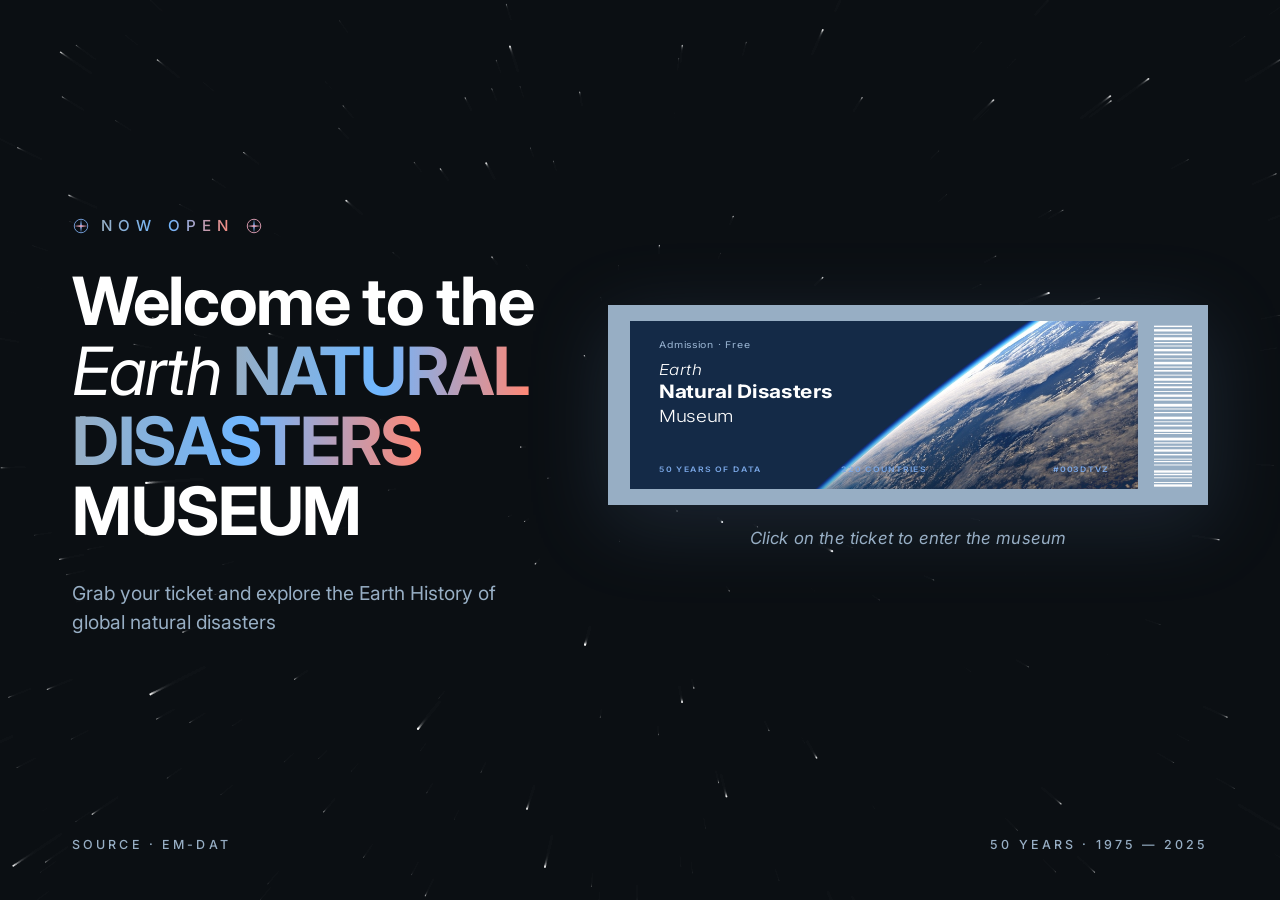
<file: docs/index.html>
<!DOCTYPE html>
<html lang="en">
<head>
  <meta charset="UTF-8">
  <meta name="viewport" content="width=device-width, initial-scale=1.0">
  <title>Natural Disaster Museum · 1975–2025</title>

  <!-- Fonts -->
  <link href="https://fonts.googleapis.com/css2?family=Bebas+Neue&family=Cormorant+Garamond:ital,wght@0,300;0,400;1,300;1,400&family=Inter:ital,wght@0,300;0,400;0,500;0,600;1,300;1,400&family=Special+Elite&family=Source+Sans+3:wght@300;400;600&display=swap" rel="stylesheet">

  <!-- Styles -->
  <link rel="stylesheet" href="css/style.css">
</head>

<body>
  <div id="app">
    <!-- Museum Entrance + Ticket -->
    <div id="scene-ticket" class="frame scene active">
      <!-- Background: Full screen starfield canvas -->
      <canvas id="timeTravel"></canvas>

      <main class="stage">
      <!-- LEFT SIDE -->
      <section class="left">
        <div class="now-open reveal d1">
          <svg class="compass" viewBox="0 0 24 24" fill="none" xmlns="http://www.w3.org/2000/svg">
            <circle cx="12" cy="12" r="9" stroke="#7aa7e6" stroke-width="1.2"/>
            <path d="M12 3 L13.5 12 L12 21 L10.5 12 Z" fill="#7aa7e6" opacity="0.85"/>
            <path d="M3 12 L12 10.5 L21 12 L12 13.5 Z" fill="#e6a3b8" opacity="0.85"/>
          </svg>
          <span class="word">NOW&nbsp;OPEN</span>
          <svg class="compass" viewBox="0 0 24 24" fill="none" xmlns="http://www.w3.org/2000/svg">
            <circle cx="12" cy="12" r="9" stroke="#e6a3b8" stroke-width="1.2"/>
            <path d="M12 3 L13.5 12 L12 21 L10.5 12 Z" fill="#7aa7e6" opacity="0.85"/>
            <path d="M3 12 L12 10.5 L21 12 L12 13.5 Z" fill="#e6a3b8" opacity="0.85"/>
          </svg>
        </div>

        <h1 class="reveal d2">
          Welcome to the<br>
          <span class="earth">Earth</span> <span class="gradient">NATURAL</span><br>
          <span class="gradient">DISASTERS</span><br>
          MUSEUM
        </h1>

        <p class="lede reveal d3">
          Grab your ticket and explore the Earth History of global natural disasters
        </p>
      </section>

      <!-- RIGHT SIDE -->
      <section class="right">
        <div class="ticket reveal d4" id="ticket" role="button" tabindex="0" aria-label="Enter the museum">
          <!-- Inner panel: navy + Earth image + text -->
          <div class="ticket-inner">
            <svg viewBox="0 0 530 200" xmlns="http://www.w3.org/2000/svg" preserveAspectRatio="none">
              <text x="30" y="32" fill="#9bb6d4" font-family="Inter, sans-serif"
                    font-size="11" font-weight="400" letter-spacing="0.5">Admission · Free</text>
              <text x="30" y="64" fill="#ffffff" font-family="Inter, sans-serif"
                    font-size="18" font-weight="300" font-style="italic">Earth</text>
              <text x="30" y="92" fill="#ffffff" font-family="Inter, sans-serif"
                    font-size="22" font-weight="700">Natural Disasters</text>
              <text x="30" y="120" fill="#ffffff" font-family="Inter, sans-serif"
                    font-size="20" font-weight="300">Museum</text>

              <text x="30" y="180" fill="#7aa7e6" font-family="Inter, sans-serif"
                    font-size="9" font-weight="600" letter-spacing="1.5">50 YEARS OF DATA</text>
              <text x="265" y="180" fill="#7aa7e6" font-family="Inter, sans-serif"
                    font-size="9" font-weight="600" letter-spacing="1.5"
                    text-anchor="middle">220 COUNTRIES</text>
              <text x="500" y="180" fill="#7aa7e6" font-family="Inter, sans-serif"
                    font-size="9" font-weight="600" letter-spacing="1.5"
                    text-anchor="end">#003DTVZ</text>
            </svg>
          </div>

          <!-- Barcode panel -->
          <div class="ticket-barcode">
            <svg viewBox="0 0 30 144" preserveAspectRatio="none" xmlns="http://www.w3.org/2000/svg">
              <g fill="#ffffff">
                <rect x="0" y="4"   width="30" height="1.2"/>
                <rect x="0" y="7"   width="30" height="2"/>
                <rect x="0" y="11"  width="30" height="0.8"/>
                <rect x="0" y="14"  width="30" height="2.4"/>
                <rect x="0" y="18"  width="30" height="1"/>
                <rect x="0" y="21"  width="30" height="0.8"/>
                <rect x="0" y="24"  width="30" height="2"/>
                <rect x="0" y="28"  width="30" height="1.4"/>
                <rect x="0" y="32"  width="30" height="0.8"/>
                <rect x="0" y="35"  width="30" height="2.2"/>
                <rect x="0" y="39"  width="30" height="1"/>
                <rect x="0" y="42"  width="30" height="1.4"/>
                <rect x="0" y="46"  width="30" height="0.8"/>
                <rect x="0" y="49"  width="30" height="2.2"/>
                <rect x="0" y="53"  width="30" height="1"/>
                <rect x="0" y="56"  width="30" height="1.6"/>
                <rect x="0" y="60"  width="30" height="0.8"/>
                <rect x="0" y="63"  width="30" height="2"/>
                <rect x="0" y="67"  width="30" height="1.2"/>
                <rect x="0" y="71"  width="30" height="2.4"/>
                <rect x="0" y="75"  width="30" height="0.8"/>
                <rect x="0" y="78"  width="30" height="1"/>
                <rect x="0" y="82"  width="30" height="2.2"/>
                <rect x="0" y="86"  width="30" height="0.8"/>
                <rect x="0" y="89"  width="30" height="1.4"/>
                <rect x="0" y="93"  width="30" height="2"/>
                <rect x="0" y="96"  width="30" height="0.8"/>
                <rect x="0" y="100" width="30" height="2.4"/>
                <rect x="0" y="104" width="30" height="1"/>
                <rect x="0" y="107" width="30" height="0.8"/>
                <rect x="0" y="110" width="30" height="2"/>
                <rect x="0" y="114" width="30" height="1.2"/>
                <rect x="0" y="118" width="30" height="0.8"/>
                <rect x="0" y="120" width="30" height="1"/>
                <rect x="0" y="123" width="30" height="0.8"/>
                <rect x="0" y="128" width="30" height="2"/>
                <rect x="0" y="131" width="30" height="1.2"/>
                <rect x="0" y="134" width="30" height="0.8"/>
                <rect x="0" y="138" width="30" height="0.8"/>
                <rect x="0" y="140" width="30" height="2"/>
                <rect x="0" y="144" width="30" height="1.2"/>
                <rect x="0" y="147" width="30" height="0.8"/>
              </g>
            </svg>
          </div>

          <!-- Hover overlay -->
          <div class="ticket-overlay">
            <button class="enter-btn">ENTER <span class="arrow">→</span></button>
          </div>
        </div>

        <p class="click-hint reveal d5">Click on the ticket to enter the museum</p>
      </section>
      </main>

      <footer class="reveal d6">
        <span>Source · EM-DAT</span>
        <span>50 Years · 1975 — 2025</span>
      </footer>
    </div>
  </div>

  <script src="js/scene1_ticket.js"></script>
</body>
</html>
</file>
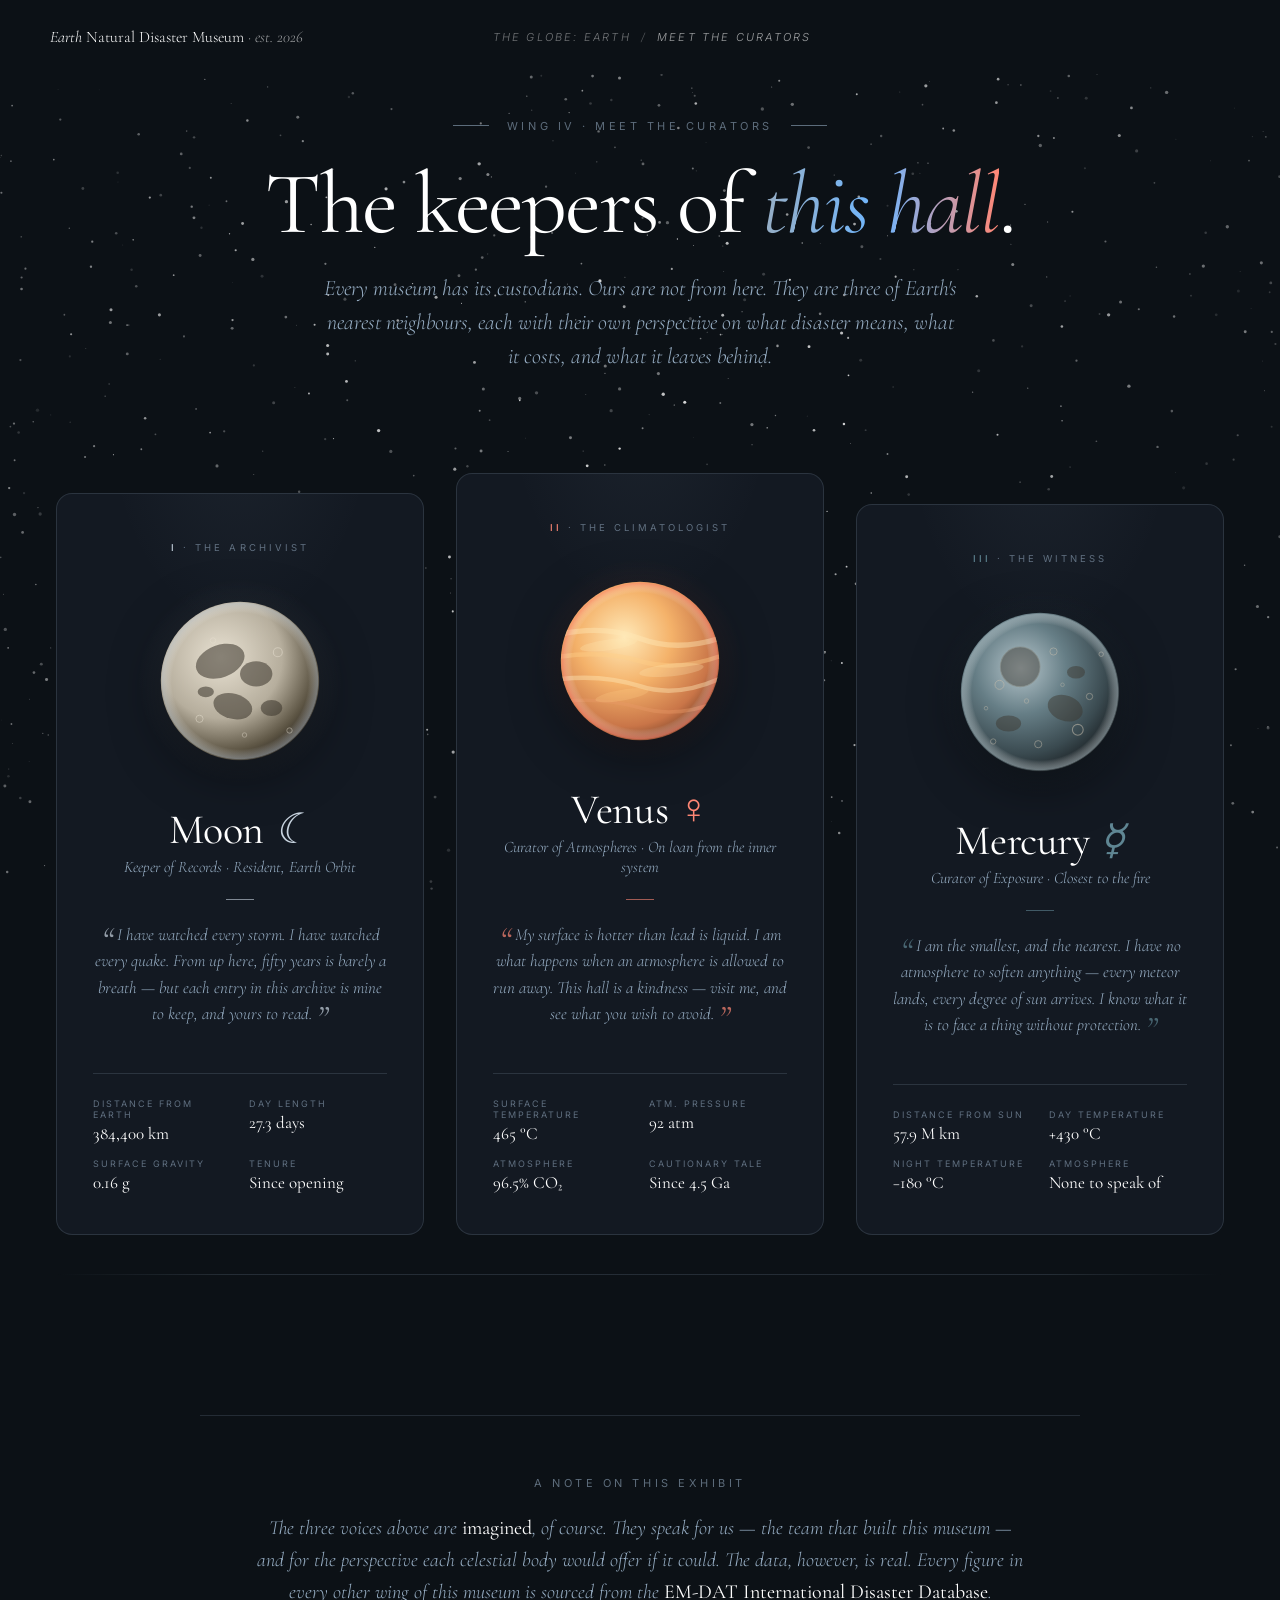
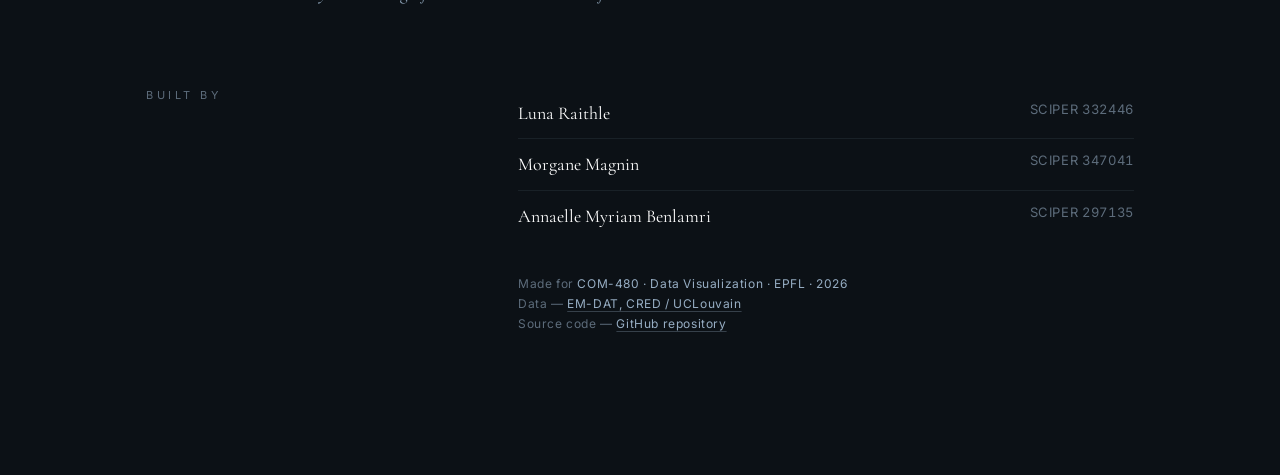
<file: docs/curators.html>
<!DOCTYPE html>
<html lang="en">
<head>
<meta charset="UTF-8" />
<meta name="viewport" content="width=device-width, initial-scale=1.0" />
<title>Meet the Curators · Earth Natural Disaster Museum</title>
<link rel="preconnect" href="https://fonts.googleapis.com">
<link rel="preconnect" href="https://fonts.gstatic.com" crossorigin>
<link href="https://fonts.googleapis.com/css2?family=Cormorant+Garamond:ital,wght@0,300;0,400;0,500;0,600;1,400&family=Inter:ital,wght@0,300;0,400;0,500;0,600;1,300;1,400&display=swap" rel="stylesheet">
<link rel="stylesheet" href="css/style.css">
<style>
  :root {
    --bluegrey:    #97AEC4;
    --bluesky:     #6EB6FF;
    --orange:      #FF8775;
    --bgcolor:     #0C1116;
    --text:        #FFF;
    --text-mid:    #97AEC4;
    --text-dim:    rgba(151,174,196,0.58);
    --gradient:    linear-gradient(90deg, #97AEC4 0%, #6EB6FF 50%, #FF8775 100%);
    --line:        rgba(151,174,196,0.18);
    --line-soft:   rgba(151,174,196,0.10);
    --bg-card:     #131922;
    --bg-card-2:   #181f2a;
  }
  * { box-sizing: border-box; margin: 0; padding: 0; }
  html, body { background: var(--bgcolor); color: var(--text); }
  body {
    font-family: 'Inter', sans-serif;
    min-height: 100vh;
    overflow-x: hidden;
    overflow-y: auto;
  }
  #starfieldCanvas {
    position: fixed;
    inset: 0;
    z-index: 0;
    pointer-events: none;
  }

  /* top-bar, brand, breadcrumb come from css/style.css */

  /* Hero */
  .hero {
    max-width: 1280px;
    margin: 0 auto;
    padding: 110px 56px 60px;
    text-align: center;
    position: relative;
    z-index: 2;
  }
  .kicker {
    font-size: 11px;
    letter-spacing: 0.32em;
    text-transform: uppercase;
    color: var(--text-dim);
    margin-bottom: 28px;
    display: inline-flex;
    align-items: center;
    gap: 18px;
  }
  .kicker::before,
  .kicker::after {
    content: "";
    width: 36px; height: 1px;
    background: var(--text-dim);
  }
  .hero h1 {
    font-family: 'Cormorant Garamond', serif;
    font-weight: 400;
    font-size: 88px;
    line-height: .98;
    letter-spacing: -0.02em;
    margin-bottom: 24px;
  }
  .hero h1 em {
    font-style: italic;
    font-weight: 300;
    background: var(--gradient);
    -webkit-background-clip: text;
    background-clip: text;
    color: transparent;
  }
  .hero .lede {
    font-family: 'Cormorant Garamond', serif;
    font-style: italic;
    font-size: 22px;
    line-height: 1.55;
    color: var(--text-mid);
    max-width: 640px;
    margin: 0 auto;
    font-weight: 300;
  }

  /* Gallery */
  .gallery {
    max-width: 1380px;
    margin: 0 auto;
    padding: 40px 56px 120px;
    position: relative;
    z-index: 2;
  }
  .floor {
    position: absolute;
    left: 56px; right: 56px;
    bottom: 80px;
    height: 1px;
    background: linear-gradient(90deg, transparent 0%, var(--line) 15%, var(--line) 85%, transparent 100%);
    pointer-events: none;
  }
  .alcoves {
    display: grid;
    grid-template-columns: repeat(3, 1fr);
    gap: 32px;
    align-items: end;
  }

  .alcove {
    position: relative;
    background: var(--bg-card);
    border: 1px solid var(--line);
    border-radius: 16px;
    padding: 48px 36px 40px;
    text-align: center;
    transition: transform .5s cubic-bezier(.2,.7,.2,1), border-color .35s ease, box-shadow .35s ease;
    overflow: hidden;
  }
  .alcove::before {
    content: "";
    position: absolute;
    top: -100px; left: 50%;
    width: 320px; height: 280px;
    transform: translateX(-50%);
    background: radial-gradient(ellipse at 50% 0%, rgba(151,174,196,.12) 0%, rgba(151,174,196,0) 60%);
    pointer-events: none;
    opacity: .6;
    transition: opacity .5s ease;
  }
  .alcove:hover {
    transform: translateY(-6px);
    border-color: var(--text-mid);
    box-shadow:
      0 1px 0 rgba(255,255,255,.04) inset,
      0 40px 80px -20px rgba(0,0,0,.6);
  }
  .alcove:hover::before { opacity: 1; }

  .alcove[data-persona="moon"]   { --tint: #C8D4E0; }
  .alcove[data-persona="venus"]  { --tint: #FF8775; }
  .alcove[data-persona="mercury"]{ --tint: #5f8693; }

  .alcove:hover::before {
    background: radial-gradient(ellipse at 50% 0%, color-mix(in srgb, var(--tint) 18%, transparent) 0%, transparent 60%);
  }

  .plaque {
    font-size: 9.5px;
    letter-spacing: 0.32em;
    text-transform: uppercase;
    color: var(--text-dim);
    margin-bottom: 28px;
  }
  .plaque .num {
    color: var(--tint);
    font-weight: 500;
  }

  .portrait {
    width: 200px; height: 200px;
    margin: 0 auto 28px;
    position: relative;
    display: flex;
    align-items: center;
    justify-content: center;
  }
  .portrait::after {
    content: "";
    position: absolute;
    inset: -20px;
    background: radial-gradient(circle, color-mix(in srgb, var(--tint) 22%, transparent) 0%, transparent 60%);
    border-radius: 50%;
    pointer-events: none;
  }
  .portrait svg {
    width: 180px;
    height: 180px;
    position: relative;
    z-index: 1;
    filter: drop-shadow(0 12px 24px rgba(0,0,0,.5));
    animation: float 8s ease-in-out infinite;
  }
  .alcove:nth-child(2) .portrait svg { animation-delay: -2.6s; }
  .alcove:nth-child(3) .portrait svg { animation-delay: -5.2s; }

  @keyframes float {
    0%, 100% { transform: translateY(0); }
    50%      { transform: translateY(-8px); }
  }

  .name {
    font-family: 'Cormorant Garamond', serif;
    font-weight: 400;
    font-size: 42px;
    line-height: 1;
    letter-spacing: -0.01em;
    margin-bottom: 6px;
  }
  .name em {
    font-style: italic;
    color: var(--tint);
    font-weight: 400;
  }
  .role {
    font-family: 'Cormorant Garamond', serif;
    font-style: italic;
    font-size: 16px;
    color: var(--text-mid);
    margin-bottom: 22px;
    font-weight: 300;
  }
  .divider {
    width: 28px; height: 1px;
    background: var(--tint);
    margin: 0 auto 22px;
    opacity: .6;
  }
  .quote {
    font-family: 'Cormorant Garamond', serif;
    font-style: italic;
    font-size: 17px;
    line-height: 1.55;
    color: var(--text-mid);
    margin-bottom: 32px;
    font-weight: 300;
    min-height: 7em;
  }
  .quote::before, .quote::after {
    font-family: 'Cormorant Garamond', serif;
    font-size: 38px;
    color: var(--tint);
    line-height: 0;
    vertical-align: -12px;
    opacity: .7;
  }
  .quote::before { content: "\201C"; margin-right: 4px; }
  .quote::after  { content: "\201D"; margin-left: 4px; }

  .stats {
    display: grid;
    grid-template-columns: 1fr 1fr;
    gap: 14px 18px;
    padding-top: 24px;
    border-top: 1px solid var(--line);
    text-align: left;
  }
  .stat .lbl {
    font-size: 9px;
    letter-spacing: 0.22em;
    text-transform: uppercase;
    color: var(--text-dim);
    margin-bottom: 4px;
  }
  .stat .v {
    font-family: 'Cormorant Garamond', serif;
    font-size: 17px;
    line-height: 1.2;
  }

  /* Closing + credits */
  .closing {
    max-width: 880px;
    margin: 60px auto 80px;
    padding: 60px 56px 0;
    border-top: 1px solid var(--line);
    text-align: center;
    position: relative;
    z-index: 2;
  }
  .closing .label {
    font-size: 11px;
    letter-spacing: 0.32em;
    text-transform: uppercase;
    color: var(--text-dim);
    margin-bottom: 22px;
  }
  .closing .body {
    font-family: 'Cormorant Garamond', serif;
    font-style: italic;
    font-size: 20px;
    line-height: 1.6;
    color: var(--text-mid);
    font-weight: 300;
  }
  .closing .body strong {
    font-style: normal;
    color: var(--text);
    font-weight: 400;
  }

  .credits {
    max-width: 1100px;
    margin: 0 auto;
    padding: 0 56px 140px;
    display: grid;
    grid-template-columns: 1fr 2fr;
    gap: 64px;
    align-items: start;
    position: relative;
    z-index: 2;
  }
  .credits .label {
    font-size: 11px;
    letter-spacing: 0.32em;
    text-transform: uppercase;
    color: var(--text-dim);
  }
  .credits .humans {
    font-family: 'Cormorant Garamond', serif;
    font-size: 18px;
    line-height: 1.7;
    color: var(--text-mid);
  }
  .credits .person {
    display: flex;
    justify-content: space-between;
    padding: 10px 0;
    border-bottom: 1px solid var(--line-soft);
  }
  .credits .person:last-child { border-bottom: none; }
  .credits .person .name-h {
    color: var(--text);
    font-weight: 400;
    font-size: 18px;
  }
  .credits .person .sciper {
    color: var(--text-dim);
    font-family: 'Inter', sans-serif;
    font-size: 13px;
    letter-spacing: 0.05em;
    font-variant-numeric: tabular-nums;
  }
  .credits .meta {
    margin-top: 32px;
    font-family: 'Inter', sans-serif;
    font-size: 12px;
    letter-spacing: 0.05em;
    color: var(--text-dim);
    line-height: 1.7;
  }
  .credits .meta a {
    color: var(--text-mid);
    text-decoration: underline;
    text-decoration-color: rgba(151,174,196,0.3);
    text-underline-offset: 3px;
  }

  @media (max-width: 1100px) {
    .alcoves { grid-template-columns: 1fr; gap: 24px; }
    .floor { display: none; }
    .credits { grid-template-columns: 1fr; gap: 24px; }
  }
</style>
</head>
<body>

<header class="top-bar">
  <div class="brand">
    <a href="curators.html"><span class="brand-earth">Earth</span> Natural Disaster Museum<span class="brand-dim"> · est. 2026</span></a>
  </div>
  <nav class="breadcrumb">
    <a href="globe.html" style="color:inherit;text-decoration:none;opacity:.7">The Globe: Earth</a>
    <span class="sep">/</span>
    Meet the Curators
  </nav>
  <div class="top-bar-action"></div>
</header>

<section class="hero">
  <div class="kicker">Wing IV · Meet the Curators</div>
  <h1>The keepers of <em>this hall</em>.</h1>
  <p class="lede">Every museum has its custodians. Ours are not from here. They are three of Earth's nearest neighbours, each with their own perspective on what disaster means, what it costs, and what it leaves behind.</p>
</section>

<section class="gallery">
  <div class="floor" aria-hidden="true"></div>
  <div class="alcoves">

    <!-- MOON -->
    <article class="alcove" data-persona="moon">
      <div class="plaque"><span class="num">I</span> · The Archivist</div>
      <div class="portrait">
        <svg viewBox="0 0 200 200" xmlns="http://www.w3.org/2000/svg">
          <defs>
            <radialGradient id="moonBody" cx="38%" cy="35%" r="70%">
              <stop offset="0%"  stop-color="#E8E1D2"/>
              <stop offset="55%" stop-color="#B6AE9D"/>
              <stop offset="85%" stop-color="#5D5544"/>
              <stop offset="100%" stop-color="#2A2620"/>
            </radialGradient>
            <radialGradient id="moonRim" cx="50%" cy="50%" r="50%">
              <stop offset="86%" stop-color="rgba(255,255,255,0)"/>
              <stop offset="98%" stop-color="rgba(200,212,224,0.4)"/>
              <stop offset="100%" stop-color="rgba(200,212,224,0)"/>
            </radialGradient>
            <clipPath id="moonClip"><circle cx="100" cy="100" r="88"/></clipPath>
          </defs>
          <circle cx="100" cy="100" r="88" fill="url(#moonBody)"/>
          <g clip-path="url(#moonClip)" opacity=".55">
            <ellipse cx="78"  cy="78" rx="28" ry="18" fill="#3a342a" transform="rotate(-20 78 78)"/>
            <ellipse cx="118" cy="92" rx="18" ry="14" fill="#3a342a"/>
            <ellipse cx="92"  cy="128" rx="22" ry="14" fill="#3a342a" transform="rotate(15 92 128)"/>
            <ellipse cx="135" cy="130" rx="12" ry="9"  fill="#3a342a"/>
            <ellipse cx="62"  cy="112" rx="9" ry="6"   fill="#3a342a"/>
          </g>
          <g clip-path="url(#moonClip)" opacity=".5">
            <circle cx="142" cy="68"  r="5" fill="none" stroke="#E8E1D2" stroke-width="1.2"/>
            <circle cx="55"  cy="142" r="4" fill="none" stroke="#E8E1D2" stroke-width="1.1"/>
            <circle cx="155" cy="155" r="3" fill="none" stroke="#E8E1D2" stroke-width="1"/>
            <circle cx="70"  cy="55"  r="3" fill="none" stroke="#E8E1D2" stroke-width="1"/>
            <circle cx="105" cy="160" r="2.5" fill="none" stroke="#E8E1D2" stroke-width="0.9"/>
          </g>
          <circle cx="100" cy="100" r="88" fill="url(#moonRim)"/>
        </svg>
      </div>
      <h2 class="name">Moon<em> ☾</em></h2>
      <p class="role">Keeper of Records · Resident, Earth Orbit</p>
      <div class="divider"></div>
      <p class="quote">I have watched every storm. I have watched every quake. From up here, fifty years is barely a breath — but each entry in this archive is mine to keep, and yours to read.</p>
      <div class="stats">
        <div class="stat"><div class="lbl">Distance from Earth</div><div class="v">384,400 km</div></div>
        <div class="stat"><div class="lbl">Day length</div><div class="v">27.3 days</div></div>
        <div class="stat"><div class="lbl">Surface gravity</div><div class="v">0.16 g</div></div>
        <div class="stat"><div class="lbl">Tenure</div><div class="v">Since opening</div></div>
      </div>
    </article>

    <!-- VENUS -->
    <article class="alcove" data-persona="venus">
      <div class="plaque"><span class="num">II</span> · The Climatologist</div>
      <div class="portrait">
        <svg viewBox="0 0 200 200" xmlns="http://www.w3.org/2000/svg">
          <defs>
            <radialGradient id="venusBody" cx="40%" cy="35%" r="75%">
              <stop offset="0%"  stop-color="#FFE9B8"/>
              <stop offset="40%" stop-color="#F4B26A"/>
              <stop offset="75%" stop-color="#C97548"/>
              <stop offset="100%" stop-color="#5A2F1D"/>
            </radialGradient>
            <radialGradient id="venusRim" cx="50%" cy="50%" r="50%">
              <stop offset="86%" stop-color="rgba(255,255,255,0)"/>
              <stop offset="98%" stop-color="rgba(255,135,117,0.5)"/>
              <stop offset="100%" stop-color="rgba(255,135,117,0)"/>
            </radialGradient>
            <clipPath id="venusClip"><circle cx="100" cy="100" r="88"/></clipPath>
          </defs>
          <circle cx="100" cy="100" r="88" fill="url(#venusBody)"/>
          <g clip-path="url(#venusClip)" opacity=".42">
            <path d="M 12 70 Q 60 60 100 75 T 188 75"  fill="none" stroke="#FFE9B8" stroke-width="6" stroke-linecap="round"/>
            <path d="M 12 95 Q 60 88 100 100 T 188 95"  fill="none" stroke="#FFD089" stroke-width="5" stroke-linecap="round"/>
            <path d="M 12 120 Q 60 115 100 128 T 188 120" fill="none" stroke="#FFE9B8" stroke-width="5" stroke-linecap="round"/>
            <path d="M 12 145 Q 60 140 100 152 T 188 145" fill="none" stroke="#E89967" stroke-width="4" stroke-linecap="round"/>
          </g>
          <g clip-path="url(#venusClip)" opacity=".25">
            <ellipse cx="65"  cy="82"  rx="32" ry="6" fill="#FFE9B8" transform="rotate(-8 65 82)"/>
            <ellipse cx="135" cy="110" rx="36" ry="7" fill="#FFE9B8" transform="rotate(-6 135 110)"/>
            <ellipse cx="80"  cy="138" rx="30" ry="6" fill="#FFD089" transform="rotate(-10 80 138)"/>
          </g>
          <circle cx="100" cy="100" r="88" fill="url(#venusRim)"/>
        </svg>
      </div>
      <h2 class="name">Venus<em> ♀</em></h2>
      <p class="role">Curator of Atmospheres · On loan from the inner system</p>
      <div class="divider"></div>
      <p class="quote">My surface is hotter than lead is liquid. I am what happens when an atmosphere is allowed to run away. This hall is a kindness — visit me, and see what you wish to avoid.</p>
      <div class="stats">
        <div class="stat"><div class="lbl">Surface temperature</div><div class="v">465 °C</div></div>
        <div class="stat"><div class="lbl">Atm. pressure</div><div class="v">92 atm</div></div>
        <div class="stat"><div class="lbl">Atmosphere</div><div class="v">96.5% CO₂</div></div>
        <div class="stat"><div class="lbl">Cautionary tale</div><div class="v">Since 4.5 Ga</div></div>
      </div>
    </article>

    <!-- MERCURY -->
    <article class="alcove" data-persona="mercury">
    <div class="plaque"><span class="num">III</span> · The Witness</div>
    <div class="portrait">
        <svg viewBox="0 0 200 200" xmlns="http://www.w3.org/2000/svg">
        <defs>
            <radialGradient id="mercuryBody" cx="38%" cy="35%" r="72%">
            <stop offset="0%"  stop-color="#B5C5CB"/>
            <stop offset="40%" stop-color="#667E86"/>
            <stop offset="75%" stop-color="#3A4A50"/>
            <stop offset="100%" stop-color="#15191C"/>
            </radialGradient>
            <radialGradient id="mercuryRim" cx="50%" cy="50%" r="50%">
            <stop offset="86%" stop-color="rgba(255,255,255,0)"/>
            <stop offset="98%" stop-color="rgba(181,197,203,0.5)"/>
            <stop offset="100%" stop-color="rgba(181,197,203,0)"/>
            </radialGradient>
            <clipPath id="mercuryClip"><circle cx="100" cy="100" r="88"/></clipPath>
        </defs>

        <circle cx="100" cy="100" r="88" fill="url(#mercuryBody)"/>

        <!-- Caloris-like basin (Mercury's huge impact crater) and surrounding maria -->
        <g clip-path="url(#mercuryClip)" opacity=".45">
            <circle cx="78" cy="72" r="22" fill="#3a342a"/>
            <circle cx="78" cy="72" r="22" fill="none" stroke="#7a6f5e" stroke-width="1.2" opacity=".7"/>
            <ellipse cx="128" cy="118" rx="20" ry="14" fill="#3a342a" transform="rotate(20 128 118)"/>
            <ellipse cx="65"  cy="135" rx="14" ry="9"  fill="#3a342a"/>
            <ellipse cx="140" cy="78"  rx="10" ry="7"  fill="#3a342a"/>
        </g>

        <!-- Dense crater field — Mercury is heavily cratered, more than Mars -->
        <g clip-path="url(#mercuryClip)" opacity=".55">
            <circle cx="142" cy="142" r="6"   fill="none" stroke="#C8BFAE" stroke-width="1.2"/>
            <circle cx="55"  cy="92"  r="5"   fill="none" stroke="#C8BFAE" stroke-width="1.1"/>
            <circle cx="115" cy="55"  r="4"   fill="none" stroke="#C8BFAE" stroke-width="1"/>
            <circle cx="155" cy="105" r="3.5" fill="none" stroke="#C8BFAE" stroke-width="1"/>
            <circle cx="98"  cy="158" r="4"   fill="none" stroke="#C8BFAE" stroke-width="1"/>
            <circle cx="48"  cy="155" r="3"   fill="none" stroke="#C8BFAE" stroke-width="0.9"/>
            <circle cx="168" cy="58"  r="2.5" fill="none" stroke="#C8BFAE" stroke-width="0.9"/>
            <circle cx="85"  cy="110" r="2.5" fill="none" stroke="#C8BFAE" stroke-width="0.9"/>
            <circle cx="125" cy="92"  r="2"   fill="none" stroke="#C8BFAE" stroke-width="0.8"/>
            <circle cx="40"  cy="118" r="2"   fill="none" stroke="#C8BFAE" stroke-width="0.8"/>
        </g>

        <circle cx="100" cy="100" r="88" fill="url(#mercuryRim)"/>
        </svg>
    </div>
    <h2 class="name">Mercury<em> ☿</em></h2>
    <p class="role">Curator of Exposure · Closest to the fire</p>
    <div class="divider"></div>
    <p class="quote">I am the smallest, and the nearest. I have no atmosphere to soften anything — every meteor lands, every degree of sun arrives. I know what it is to face a thing without protection.</p>
    <div class="stats">
        <div class="stat"><div class="lbl">Distance from Sun</div><div class="v">57.9 M km</div></div>
        <div class="stat"><div class="lbl">Day temperature</div><div class="v">+430 °C</div></div>
        <div class="stat"><div class="lbl">Night temperature</div><div class="v">−180 °C</div></div>
        <div class="stat"><div class="lbl">Atmosphere</div><div class="v">None to speak of</div></div>
    </div>
    </article>

  </div>
</section>

<section class="closing">
  <div class="label">A note on this exhibit</div>
  <p class="body">The three voices above are <strong>imagined</strong>, of course. They speak for us — the team that built this museum — and for the perspective each celestial body would offer if it could. The data, however, is real. Every figure in every other wing of this museum is sourced from the <strong>EM-DAT International Disaster Database</strong>.</p>
</section>

<section class="credits">
  <div><div class="label">Built by</div></div>
  <div>
    <div class="humans">
      <div class="person"><span class="name-h">Luna Raithle</span><span class="sciper">SCIPER 332446</span></div>
      <div class="person"><span class="name-h">Morgane Magnin</span><span class="sciper">SCIPER 347041</span></div>
      <div class="person"><span class="name-h">Annaelle Myriam Benlamri</span><span class="sciper">SCIPER 297135</span></div>
    </div>
    <div class="meta">
      Made for <span style="color:var(--text-mid)">COM-480 · Data Visualization · EPFL · 2026</span><br>
      Data — <a href="https://public.emdat.be/" target="_blank" rel="noopener">EM-DAT, CRED / UCLouvain</a><br>
      Source code — <a href="https://github.com/com-480-data-visualization/PixElles#" target="_blank" rel="noopener">GitHub repository</a>
    </div>
  </div>
</section>

<canvas id="starfieldCanvas"></canvas>
<script>
  (function () {
    const canvas = document.getElementById('starfieldCanvas');
    const ctx    = canvas.getContext('2d');
    function rng(seed) {
      let s = seed;
      return function () {
        s = (s ^ (s << 13)) >>> 0;
        s = (s ^ (s >>> 17)) >>> 0;
        s = (s ^ (s << 5))  >>> 0;
        return s / 0xffffffff;
      };
    }
    function draw() {
      const dpr = window.devicePixelRatio || 1;
      const w   = window.innerWidth;
      const h   = window.innerHeight;
      canvas.width  = w * dpr;
      canvas.height = h * dpr;
      canvas.style.width  = w + 'px';
      canvas.style.height = h + 'px';
      ctx.setTransform(dpr, 0, 0, dpr, 0, 0);
      ctx.fillStyle = '#0C1116';
      ctx.fillRect(0, 0, w, h);
      const rand  = rng(42);
      const count = Math.round(w * h / 1400);
      for (let i = 0; i < count; i++) {
        const x     = rand() * w;
        const y     = rand() * h;
        const size  = rand() * 1.4 + 0.3;
        const alpha = rand() * 0.7 + 0.15;
        ctx.beginPath();
        ctx.arc(x, y, size, 0, Math.PI * 2);
        ctx.fillStyle = `rgba(255,255,255,${alpha.toFixed(2)})`;
        ctx.fill();
      }
      const grad = ctx.createRadialGradient(w/2, h/2, h * 0.2, w/2, h/2, h * 0.9);
      grad.addColorStop(0, 'rgba(12,17,22,0)');
      grad.addColorStop(1, 'rgba(12,17,22,0.55)');
      ctx.fillStyle = grad;
      ctx.fillRect(0, 0, w, h);
    }
    draw();
    window.addEventListener('resize', draw);
  })();
</script>

</body>
</html>
</file>
<file: docs/css/style.css>
:root {
  /* Museum dark palette */
  --void:        #080a0f;
  --exhibit:     #0d1117;
  --glass:       rgba(255,255,255,0.04);
  --border-dim:  rgba(255,255,255,0.08);

  /* Disaster type colors */
  --flood:       #5EA8FF;
  --storm:       #8C86FF;
  --epidemic:    #6EE7C8;
  --infestation: #D6E75B;
  --drought:     #FFC857;
  --wildfire:    #FFA142;
  --earthquake:  #C96B32;
  --volcano:     #FF695B;
  --landslide:   #7FE36A;
  --extreme-temperature: #FF5DB8;


  /* Color theme */
  --bluegrey:    #97AEC4;
  --bluesky:     #6EB6FF;
  --orange:      #FF8775;
  --bgcolor:     #0C1116;
  --text:        #FFF;
  --text-bright: #FFF;
  --text-mid:    #97AEC4;
  --text-dim:    rgba(151,174,196,0.58);
  --gradient-primary: linear-gradient(90deg, #97AEC4 0%, #6EB6FF 50%, #FF8775 100%);

  /* Typography */
  --font-inter: 'Inter', sans-serif;
  --font-display: 'Bebas Neue', sans-serif;
  --font-typewriter: 'Special Elite', cursive;
  --font-garamond: 'Cormorant Garamond', serif;
  --font-body:    'Source Sans 3', sans-serif;
}


 * { box-sizing: border-box; margin: 0; padding: 0; }

 html, body { height: 100%; }


body {
  background: var(--bgcolor);
  color: var(--ink);
  font-family: 'Inter', -apple-system, sans-serif;
  overflow: hidden;
  min-height: 100vh;
}

/* very subtle starfield */
/* body::before {
  content: "";
  position: fixed;
  inset: 0;
  background-image:
    radial-gradient(1.5px 1.5px at 12% 18%, #ffffff, transparent),
    radial-gradient(1px 1px   at 73% 24%, #ffffff, transparent),
    radial-gradient(2px 2px   at 23% 67%, #ffffff, transparent),
    radial-gradient(1px 1px   at 88% 78%, #ffffff, transparent),
    radial-gradient(1.5px 1.5px at 56% 88%, #ffffff, transparent),
    radial-gradient(1px 1px   at 41% 12%, #ffffff, transparent),
    radial-gradient(1.5px 1.5px at 8% 82%, #ffffff, transparent),
    radial-gradient(1px 1px   at 35% 45%, #ffffff, transparent),
    radial-gradient(2px 2px   at 64% 55%, #ffffff, transparent),
    radial-gradient(1px 1px   at 92% 35%, #ffffff, transparent);
  background-size: 100% 100%;
  pointer-events: none;
  z-index: 0;
  opacity: 0.85;
}  */

button {
  cursor: pointer;
  border: none;
  background: none;
  font-family: inherit;
}

/* ============================================
   APP SHELL & SCENE TRANSITIONS
   ============================================ */

#app {
  position: fixed;
  inset: 0;
  overflow: hidden;
}

/* .scene {
  position: fixed;
  inset: 0;
  opacity: 1;
  transform: translateY(0);
  transition: opacity 0.6s ease, transform 0.6s ease;
} */

.scene.hidden {
  opacity: 0;
  transform: translateY(20px);
  pointer-events: none;
}

/* .scene.active {
  opacity: 1;
  transform: translateY(0);
  pointer-events: all;
} */

/* WELCOME PAGE */

#timeTravel {
  position: absolute;
  inset: 0;
  width: 100%;
  height: 100%;
  display: block;
  pointer-events: none;
  z-index: 0;
}

.frame {
    position: relative;
    z-index: 1;
    height: 100vh;
    width: 100vw;
    padding: 3rem 4.5rem;
    display: grid;
    grid-template-rows: 1fr auto;
  }
 
.stage {
  position: relative;
  z-index: 2;
  display: grid;
  grid-template-columns: 1fr 1fr;
  align-items: center;
  gap: 4rem;
}

/* ---------- LEFT SIDE — TITLE ---------- */
.left {
    display: flex;
    flex-direction: column;
    gap: 2rem;
    max-width: 38rem;
  }
 
  .now-open {
    display: flex;
    align-items: center;
    gap: 0.7rem;
    font-size: 0.95rem;
    font-weight: 500;
    letter-spacing: 0.4em;
    text-transform: uppercase;
  }
 
  .now-open .word {
    background: var(--gradient-primary);
    -webkit-background-clip: text;
    background-clip: text;
    color: transparent;
  }
 
  .compass {
    width: 18px;
    height: 18px;
    display: inline-block;
    flex-shrink: 0;
  }
 
  h1 {
    font-family: var(--font-inter);
    font-weight: 700;
    font-size: clamp(2.6rem, 5.2vw, 4.8rem);
    line-height: 1.05;
    letter-spacing: -0.02em;
    color: var(--text);
  }
 
  h1 .earth {
    font-style: italic;
    font-weight: 400;
    color: var(--text);
  }
 
  h1 .gradient {
    background: var(--gradient-primary);
    -webkit-background-clip: text;
    background-clip: text;
    color: transparent;
    font-weight: 700;
  }
 
  .lede {
    font-family: var(--font-inter);
    font-size: 1.2rem;
    line-height: 1.5;
    color: var(--bluegrey);
    font-weight: 400;
    max-width: 32rem;
  }
 
  /* ---------- RIGHT SIDE — TICKET ---------- */
  .right {
    display: flex;
    flex-direction: column;
    align-items: center;
    gap: 1.4rem;
  }

 .ticket {
  position: relative;
  width: 600px;
  flex-shrink: 0;
  aspect-ratio: 3 / 1;
  background: var(--bluegrey);
  cursor: pointer;
  overflow: hidden;
  display: flex;
  align-items: center;
  padding: 16px 70px 16px 22px;
  filter: drop-shadow(0 18px 40px rgba(122, 167, 230, 0.15));
  transition: transform 0.5s cubic-bezier(0.2, 0.8, 0.2, 1),
              filter 0.5s ease;
}

.ticket:hover {
  transform: translateY(-6px) scale(1.015);
  filter: drop-shadow(0 28px 60px rgba(122, 167, 230, 0.3));
}

/* Inner navy + Earth panel (the inset card) */
.ticket-inner {
  flex: 1;
  height: 100%;
  background-color: #142a47;
  background-image: url('../images/earth_ticket_img.jpg');
  background-size: cover;
  background-position: center;
  background-blend-mode: lighten;
  position: relative;
  overflow: hidden;
}

.ticket-inner svg {
  width: 100%;
  height: 100%;
  display: block;
}

/* Barcode panel — sits on the light-blue card, to the right of the inner */
.ticket-barcode {
  position: absolute;
  top: 16px;
  bottom: 16px;
  right: 16px;
  width: 38px;
  display: flex;
  align-items: center;
  justify-content: center;
}
.ticket-barcode svg {
  width: 100%;
  height: 100%;
}

/* Hover overlay — covers the whole ticket */
.ticket-overlay {
  position: absolute;
  inset: 0;
  background: rgba(8, 10, 15, 0.65);
  backdrop-filter: blur(2px);
  -webkit-backdrop-filter: blur(2px);
  display: flex;
  align-items: center;
  justify-content: center;
  opacity: 0;
  transition: opacity 0.4s ease;
  pointer-events: none;
  z-index: 10;
}

.ticket:hover .ticket-overlay {
  opacity: 1;
  pointer-events: auto;
}


.enter-btn {
  display: inline-flex;
  align-items: center;
  gap: 0.7rem;
  padding: 0.85rem 2.2rem;
  background: transparent;
  border: 1.5px solid rgba(255, 255, 255, 0.75);
  border-radius: 999px;
  color: #fff;
  font-family: 'Inter', sans-serif;
  font-size: 1.1rem;
  font-weight: 500;
  letter-spacing: 0.18em;
  cursor: pointer;
  transform: translateY(8px);
  transition: transform 0.4s ease, background 0.3s ease;
}

.ticket:hover .enter-btn {
  transform: translateY(0);
}

.enter-btn:hover {
  background: rgba(255, 255, 255, 0.12);
}

.enter-btn .arrow {
  transition: transform 0.3s ease;
}

.enter-btn:hover .arrow {
  transform: translateX(4px);
}

.click-hint {
  font-style: italic;
  font-size: 1.05rem;
  color: var(--bluegrey);
  font-weight: 400;
  letter-spacing: 0.01em;
}
 
  /* ---------- FOOTER ---------- */
  footer {
    display: flex;
    justify-content: space-between;
    align-items: center;
    font-size: 0.78rem;
    font-weight: 500;
    letter-spacing: 0.25em;
    text-transform: uppercase;
    color: var(--bluegrey);
    padding-top: 2rem;
  }

   .reveal {
    opacity: 0;
    transform: translateY(10px);
    animation: rise 0.9s cubic-bezier(0.2, 0.8, 0.2, 1) forwards;
  }
  .d1 { animation-delay: 0.05s; }
  .d2 { animation-delay: 0.20s; }
  .d3 { animation-delay: 0.40s; }
  .d4 { animation-delay: 0.55s; }
  .d5 { animation-delay: 0.75s; }
  .d6 { animation-delay: 0.90s; }
 
  @keyframes rise {
    to { opacity: 1; transform: translateY(0); }
  }
 
  /* compass icons gentle rotation on hover of "NOW OPEN" */
  .now-open:hover .compass {
    animation: spin 4s linear infinite;
  }
  @keyframes spin {
    to { transform: rotate(360deg); }
  }
 
  /* responsive */
  @media (max-width: 1100px) {
    .frame { padding: 2rem 2.4rem; }
    .stage { gap: 2.5rem; }
    .stage {
    grid-template-columns: 1fr;
    justify-items: center;
    }
  }
  @media (max-width: 880px) {
    html, body { overflow: auto; }
    .frame { height: auto; min-height: 100vh; padding: 1.6rem 1.4rem; }
    .stage { grid-template-columns: 1fr; gap: 2rem; }
    .ticket { width: 600px; }
    h1 { font-size: clamp(2rem, 9vw, 3rem); }
    footer { flex-direction: column; gap: 0.6rem; padding-top: 1.5rem; }
  }

/* ============================================
   MUSEUM NAVIGATION
   ============================================ */

/* ---------- Top bar ---------- */
.top-bar {
  position: fixed;
  top: 0; left: 0; right: 0;
  z-index: 100;
  height: 74px;
  padding: 0 26px 0 50px;
  display: grid;
  grid-template-columns: 1fr auto 1fr;
  align-items: center;
  background: rgb(12, 17, 22);
}

.top-bar.hidden {
  display: none !important;
}

.brand {
  font-family: 'Cormorant Garamond', serif;
  font-size: 16px;
  font-weight: 300;
  color: var(--text);
  white-space: nowrap;
  flex-shrink: 0;
}
.brand a {
  color: inherit;
  text-decoration: none;
  cursor: pointer;
}
.brand a:hover { opacity: 0.75; }

.brand-earth {
  font-style: italic;
}

.brand-dim {
  color: rgba(255, 255, 255, 0.6);
  font-style: italic;
}

.breadcrumb {
  grid-column: 2;
  display: flex;
  align-items: center;
  justify-content: center;
  gap: 0;
  font-family: 'Inter', sans-serif;
  font-size: 11px;
  font-style: italic;
  font-weight: 300;
  letter-spacing: 0.2em;
  text-transform: uppercase;
  color: rgba(255, 255, 255, 0.6);
  white-space: nowrap;
}

.breadcrumb a {
  color: rgba(255, 255, 255, 0.6);
  text-decoration: none;
}

.breadcrumb a:hover {
  color: rgba(255, 255, 255, 0.9);
}

.breadcrumb .sep {
  margin: 0 10px;
  opacity: 0.5;
}

.top-bar-action {
  grid-column: 3;
  display: flex;
  justify-content: flex-end;
}

.top-bar > .pill-btn {
  grid-column: 3;
  justify-self: end;
}

.pill-btn {
  display: inline-flex;
  align-items: center;
  gap: 10px;
  padding: 9px 28px;
  border: 1px solid rgba(255, 255, 255, 0.5);
  border-radius: 999px;
  color: var(--text);
  background: rgba(12, 17, 22, 0.2);
  font-family: 'Inter', sans-serif;
  font-size: 16px;
  font-weight: 400;
  letter-spacing: 0;
  cursor: pointer;
  text-decoration: none;
  transition: background 0.3s ease, border-color 0.3s ease;
}
.pill-btn:hover {
  background: rgba(255, 255, 255, 0.1);
  border-color: rgba(255, 255, 255, 0.8);
}
.pill-btn .arrow { transition: transform .3s ease; }
.pill-btn:hover .arrow { transform: translateX(3px); }

@media (max-width: 640px) {
  .top-bar {
    height: auto;
    padding: 12px 16px;
    flex-direction: column;
    align-items: center;
    gap: 10px;
  }
  .brand {
    text-align: center;
    white-space: normal;
  }
  .breadcrumb {
    display: none;
  }
  .top-bar-action {
    min-width: 0;
    justify-content: center;
  }
  /* direct pill-btn child (country_timeline.html) */
  .top-bar > .pill-btn {
    font-size: 14px;
    padding: 7px 20px;
  }
}

#museum-nav {
  position: fixed;
  bottom: 30px;
  left: 50%;
  transform: translateX(-50%);
  display: flex;
  gap: 16px;
  padding: 12px 20px;
  background: var(--exhibit);
  border: 1px solid var(--border-dim);
  border-radius: 50px;
  z-index: 1000;
  transition: opacity 0.3s ease;
}

#museum-nav.hidden {
  opacity: 0;
  pointer-events: none;
}

.nav-btn {
  padding: 10px 24px;
  font-family: var(--font-display);
  font-size: 0.95rem;
  letter-spacing: 0.05em;
  color: var(--text-mid);
  background: transparent;
  border-radius: 30px;
  transition: all 0.3s ease;
}

.nav-btn:hover {
  color: var(--text-bright);
  background: var(--glass);
}


/* Time travel section and ticket section - just containers */
.time-travel-section {
  position: relative;
  width: 100%;
  height: 25vh;
  display: flex;
  align-items: flex-start;
  justify-content: center;
  padding-top: 8vh;
  z-index: 2;
}


/* ============================================
   SCENE 2: GLOBE & MAP
   ============================================ */

#scene-globe {
  background: var(--bgcolor);
}

#globeCanvas {
  position: absolute;
  inset: 0;
  width: 100%;
  height: 100%;
}

#flatMapContainer {
  position: absolute;
  inset: 0;
  background: var(--void);
}

#flatMapSvg {
  width: 100%;
  height: 100%;
}

.view-toggle {
  position: absolute;
  top: 30px;
  right: 30px;
  display: flex;
  gap: 8px;
  background: var(--exhibit);
  border: 1px solid var(--border-dim);
  border-radius: 30px;
  padding: 6px;
  z-index: 10;
}

.toggle-btn {
  padding: 8px 20px;
  font-family: var(--font-body);
  font-size: 0.85rem;
  color: var(--text-mid);
  background: transparent;
  border-radius: 24px;
  transition: all 0.3s ease;
}

.toggle-btn.active {
  background: var(--bluegrey);
  color: #000;
}

.toggle-btn:not(.active):hover {
  color: var(--text-bright);
  background: var(--glass);
}

/* Filter Panel */
.filter-panel {
  position: absolute;
  left: 30px;
  bottom: 80px;
  width: 280px;
  background: var(--exhibit);
  border: 1px solid var(--border-dim);
  border-radius: 12px;
  padding: 20px;
  z-index: 10;
}

.filter-title {
  font-family: var(--font-display);
  font-size: 1.2rem;
  letter-spacing: 0.15em;
  margin-bottom: 20px;
}

.filter-label {
  font-size: 0.7rem;
  letter-spacing: 0.1em;
  color: var(--text-mid);
  text-transform: uppercase;
  display: block;
  margin: 16px 0 8px;
}

.filter-chips {
  display: flex;
  flex-wrap: wrap;
  gap: 8px;
}

.chip {
  padding: 6px 14px;
  font-size: 0.8rem;
  color: var(--text-mid);
  background: var(--glass);
  border: 1px solid var(--border-dim);
  border-radius: 20px;
  transition: all 0.2s ease;
}

.chip:hover {
  background: var(--glass);
  border-color: rgba(255,255,255,0.2);
  color: var(--text-bright);
}

.chip.active {
  background: var(--c, var(--bluegrey));
  color: #000;
  border-color: transparent;
}

.year-slider-row {
  display: flex;
  align-items: center;
  gap: 12px;
}

.year-display {
  font-family: var(--font-display);
  font-size: 1.3rem;
  color: var(--bluegrey);
  min-width: 50px;
}

#yearSlider {
  flex: 1;
  height: 4px;
  background: var(--border-dim);
  border-radius: 2px;
  outline: none;
  -webkit-appearance: none;
}

#yearSlider::-webkit-slider-thumb {
  -webkit-appearance: none;
  width: 16px;
  height: 16px;
  background: var(--bluegrey);
  border-radius: 50%;
  cursor: pointer;
}

#yearSlider::-moz-range-thumb {
  width: 16px;
  height: 16px;
  background: var(--bluegrey);
  border-radius: 50%;
  border: none;
  cursor: pointer;
}

/* Globe Legend */
.globe-legend {
  position: absolute;
  right: 30px;
  top: 100px;
  background: var(--exhibit);
  border: 1px solid var(--border-dim);
  border-radius: 8px;
  padding: 16px;
  min-width: 160px;
  z-index: 10;
}

.legend-item {
  display: flex;
  align-items: center;
  gap: 10px;
  margin: 8px 0;
  font-size: 0.85rem;
  color: var(--text-mid);
}

.legend-dot {
  width: 12px;
  height: 12px;
  border-radius: 50%;
}

/* Globe Tooltip */
.globe-tooltip {
  position: fixed;
  background: var(--exhibit);
  border: 1px solid var(--border-dim);
  border-radius: 8px;
  padding: 12px 16px;
  pointer-events: none;
  z-index: 100;
  transition: opacity 0.2s ease;
}

.globe-tooltip.hidden {
  opacity: 0;
}

.tooltip-country {
  font-family: var(--font-display);
  font-size: 1.1rem;
  color: var(--text-bright);
  margin-bottom: 4px;
}

.tooltip-stat {
  font-size: 0.85rem;
  color: var(--text-mid);
  margin-bottom: 6px;
}

.tooltip-cta {
  font-size: 0.75rem;
  color: var(--bluegrey);
  font-style: italic;
}

.globe-point-tooltip {
  width: 230px;
  padding: 12px 14px;
  background: rgba(13, 17, 23, 0.96);
  border: 1px solid rgba(151, 174, 196, 0.38);
  border-radius: 8px;
  color: var(--text);
  box-shadow: 0 12px 32px rgba(0, 0, 0, 0.35);
}

.globe-point-tooltip .tooltip-kicker {
  margin-bottom: 4px;
  color: var(--bluegrey);
  font-family: var(--font-inter);
  font-size: 0.68rem;
  font-weight: 600;
  letter-spacing: 0.08em;
  text-transform: uppercase;
}

.globe-point-tooltip .tooltip-country {
  margin-bottom: 5px;
  color: var(--text-bright);
}

.globe-point-tooltip .tooltip-stat {
  margin-bottom: 9px;
}

.scene-tooltip,
.float-tooltip-kap {
  padding: 0 !important;
  background: transparent !important;
  border: 0 !important;
  border-radius: 0 !important;
  box-shadow: none !important;
  color: inherit !important;
  font-size: inherit !important;
  z-index: 1000 !important;
}

.globe-country-bubble {
  width: var(--marker-size, 24px);
  height: var(--marker-size, 24px);
  display: block;
  padding: 0;
  border: 1px solid color-mix(in srgb, var(--marker-color, var(--bluegrey)) 70%, #ffffff 30%);
  border-radius: 50%;
  background: color-mix(in srgb, var(--marker-color, var(--bluegrey)) 78%, transparent);
  box-shadow:
    0 0 6px color-mix(in srgb, var(--marker-color, var(--bluegrey)) 60%, transparent),
    0 0 16px color-mix(in srgb, var(--marker-color, var(--bluegrey)) 28%, transparent);
  opacity: calc(var(--angle-opacity, 1) * 0.85);
  cursor: pointer;
  pointer-events: auto;
  transition: filter 0.18s ease;
}

.globe-country-bubble:hover,
.globe-country-bubble:focus-visible {
  opacity: var(--angle-opacity, 1);
  filter: saturate(1.25) brightness(1.08);
}

.globe-country-bubble:focus-visible {
  outline: 2px solid color-mix(in srgb, var(--marker-color, var(--bluegrey)) 60%, #ffffff 40%);
  outline-offset: 3px;
}

/* ============================================
   SCENE 3: COUNTRY DETAIL WITH ZOOMED MAP
   ============================================ */

#scene-country {
  background: var(--void);
}

/* Split Layout: Map Left, Stats Right */
.country-layout {
  display: flex;
  width: 100%;
  height: 100vh;
}

/* Left: Zoomed Country Map */
.country-map-section {
  flex: 1;
  background: var(--void);
  position: relative;
  overflow: hidden;
}

/* Right: Country Stats Panel */
.country-panel {
  width: 450px;
  background: var(--exhibit);
  border-left: 1px solid var(--border-dim);
  padding: 30px;
  overflow-y: auto;
  z-index: 20;
}

.panel-close {
  position: absolute;
  top: 20px;
  right: 20px;
  width: 32px;
  height: 32px;
  font-size: 1.5rem;
  color: var(--text-mid);
  transition: color 0.2s ease;
}

.panel-close:hover {
  color: var(--text-bright);
}

.panel-header {
  display: flex;
  align-items: center;
  gap: 16px;
  margin-bottom: 30px;
}

.country-flag {
  width: 60px;
  height: 60px;
  background: var(--glass);
  border-radius: 8px;
  display: flex;
  align-items: center;
  justify-content: center;
  font-size: 2rem;
  flex-shrink: 0;
}

.panel-country-name {
  font-family: var(--font-display);
  font-size: 1.8rem;
  color: var(--text-bright);
  line-height: 1.2;
}

.panel-region {
  font-size: 0.85rem;
  color: var(--text-mid);
  margin-top: 4px;
}

/* Stats Grid */
.stats-grid {
  display: grid;
  grid-template-columns: 1fr 1fr;
  gap: 12px;
  margin-bottom: 30px;
}

.stat-card {
  background: var(--void);
  border: 1px solid var(--border-dim);
  border-radius: 8px;
  padding: 16px;
}

.stat-value {
  font-family: var(--font-display);
  font-size: 2rem;
  color: var(--bluegrey);
  line-height: 1;
  margin-bottom: 8px;
}

.stat-label {
  font-size: 0.7rem;
  color: var(--text-mid);
  line-height: 1.3;
  text-transform: uppercase;
  letter-spacing: 0.05em;
}

.panel-chart-title {
  font-family: var(--font-display);
  font-size: 0.9rem;
  letter-spacing: 0.1em;
  color: var(--text-mid);
  margin: 24px 0 12px;
}

.mini-chart {
  width: 100%;
  height: 120px;
  background: var(--void);
  border: 1px solid var(--border-dim);
  border-radius: 6px;
  padding: 12px;
}


/* ============================================
   SCENE 4: EARTH STORY
   ============================================ */

#scene-story {
  background: var(--void);
  padding: 40px;
  overflow-y: auto;
}

.story-header {
  text-align: center;
  margin-bottom: 40px;
}

.story-title {
  font-family: var(--font-display);
  font-size: 3.5rem;
  color: var(--text-bright);
  letter-spacing: 0.05em;
  margin-bottom: 8px;
}

.story-subtitle {
  font-size: 1rem;
  color: var(--text-mid);
  margin-bottom: 24px;
}

.story-toggle {
  display: inline-flex;
  gap: 8px;
  background: var(--exhibit);
  border: 1px solid var(--border-dim);
  border-radius: 30px;
  padding: 6px;
}

.toggle-pill {
  padding: 8px 24px;
  font-size: 0.9rem;
  color: var(--text-mid);
  background: transparent;
  border-radius: 24px;
  transition: all 0.3s ease;
}

.toggle-pill.active {
  background: var(--bluegrey);
  color: #000;
}

.toggle-pill:not(.active):hover {
  color: var(--text-bright);
}

/* Exhibits Hall (Overview) */
.exhibits-hall {
  display: grid;
  grid-template-columns: 1fr 1fr;
  gap: 30px;
  max-width: 1400px;
  margin: 0 auto;
}

.wall-exhibit {
  background: var(--exhibit);
  border: 1px solid var(--border-dim);
  border-radius: 12px;
  padding: 30px;
  position: relative;
  overflow: hidden;
  border-top: 2px solid var(--bluegrey);
}

.exhibit-spotlight {
  position: absolute;
  top: -50%;
  left: 50%;
  transform: translateX(-50%);
  width: 200%;
  height: 200%;
  background: radial-gradient(ellipse at 50% 0%, rgba(255,213,79,0.06) 0%, transparent 70%);
  pointer-events: none;
}

.exhibit-label {
  font-family: var(--font-display);
  font-size: 0.7rem;
  letter-spacing: 0.3em;
  color: var(--bluegrey);
  margin-bottom: 8px;
}

.exhibit-wall-title {
  font-family: var(--font-display);
  font-size: 1.6rem;
  color: var(--text-bright);
  margin-bottom: 6px;
  line-height: 1.2;
}

.exhibit-wall-subtitle {
  font-size: 0.85rem;
  color: var(--text-mid);
  margin-bottom: 20px;
}

.exhibit-viz-area {
  width: 100%;
  height: 300px;
  background: var(--void);
  border: 1px solid var(--border-dim);
  border-radius: 6px;
  margin-bottom: 16px;
  padding: 16px;
}

.exhibit-caption {
  font-size: 0.85rem;
  color: var(--text-mid);
  font-style: italic;
  line-height: 1.4;
}

/* Deep Dive Panel */
.deep-dive-panel {
  max-width: 1200px;
  margin: 0 auto;
}

.deep-dive-panel.hidden {
  display: none;
}

.deep-select-row {
  display: flex;
  align-items: center;
  gap: 16px;
  margin-bottom: 30px;
}

.deep-select {
  flex: 1;
  padding: 12px 16px;
  font-size: 1rem;
  font-family: var(--font-body);
  background: var(--exhibit);
  color: var(--text-bright);
  border: 1px solid var(--border-dim);
  border-radius: 6px;
  cursor: pointer;
}

.deep-select:focus {
  outline: none;
  border-color: var(--bluegrey);
}

.deep-viz-container {
  width: 100%;
  height: 500px;
  background: var(--exhibit);
  border: 1px solid var(--border-dim);
  border-radius: 12px;
  padding: 30px;
  margin-bottom: 20px;
}

.deep-annotation {
  padding: 20px;
  background: var(--glass);
  border-left: 3px solid var(--bluegrey);
  border-radius: 6px;
  color: var(--text-mid);
  line-height: 1.6;
  font-size: 0.95rem;
}

/* ============================================
   RESPONSIVE DESIGN
   ============================================ */

@media (max-width: 1440px) {
  .museum-title h1 {
    font-size: 3.8rem;
  }

  .country-panel {
    width: 400px;
  }

  .exhibits-hall {
    gap: 24px;
  }

  .exhibit-viz-area {
    height: 260px;
  }
}

@media (max-width: 1024px) {
  .museum-title h1 {
    font-size: 3rem;
  }

  .ticket {
    width: 340px;
    height: 200px;
  }

  .ticket-title {
    font-size: 1.5rem;
  }

  .filter-panel {
    width: 240px;
    left: 20px;
    bottom: 70px;
  }

  .country-layout {
    flex-direction: column;
  }

  .country-map-section {
    height: 50vh;
  }

  .country-panel {
    width: 100%;
    height: 50vh;
  }

  .exhibits-hall {
    grid-template-columns: 1fr;
    gap: 20px;
  }

  .story-title {
    font-size: 2.8rem;
  }
}

@media (max-width: 768px) {
  .museum-title h1 {
    font-size: 2.2rem;
  }

  .ticket {
    width: 300px;
    height: 180px;
  }

  .ticket-title {
    font-size: 1.3rem;
  }

  .view-toggle {
    top: 20px;
    right: 20px;
    font-size: 0.8rem;
  }

  .filter-panel {
    width: 200px;
    padding: 16px;
  }

  .country-panel {
    width: 100%;
    padding: 24px;
  }

  .stats-grid {
    grid-template-columns: 1fr;
  }

  #scene-story {
    padding: 24px;
  }

  .story-title {
    font-size: 2rem;
  }

  .deep-viz-container {
    height: 400px;
    padding: 20px;
  }
}

/* ============================================
   SCENE 2: 3D GLOBE WITH SPACE BACKGROUND
   ============================================ */

#starfieldCanvas {
  position: absolute;
  inset: 0;
  z-index: 0;
  pointer-events: none;
}

#globeContainer {
  position: absolute;
  inset: 0;
  background: transparent;
  overflow: hidden;
  z-index: 2;
}

@keyframes twinkle {
  from { transform: translateY(0); }
  to { transform: translateY(-200px); }
}

/* Figma globe overlay */
#scene-globe {
  position: fixed;
  inset: 0;
  overflow: hidden;
}

/* ── Navigation stack overlay ──────────────────────────────────── */
.timeline-overlay {
  position: fixed;
  inset: 0;
  z-index: 500;
  opacity: 0;
  pointer-events: none;
  transition: opacity 0.35s ease;
}
.timeline-overlay.visible {
  opacity: 1;
  pointer-events: auto;
}
.timeline-overlay iframe {
  width: 100%;
  height: 100%;
  border: none;
  display: block;
}

.globe-filter-panel {
  position: absolute;
  top: calc(74px + 18px);
  left: 22px;
  bottom: auto;
  width: 285px;
  display: flex;
  flex-direction: column;
  gap: 15px;
  padding: 20px 19px 14px;
  background: var(--bgcolor);
  border: 1px solid #353738;
  border-radius: 20px;
  color: var(--text);
  max-height: calc(100vh - 74px - 36px);
  overflow-x: hidden;
  overflow-y: auto;
  z-index: 80;
  scrollbar-color: rgba(151,174,196,0.5) transparent;
  scrollbar-width: thin;
}

.globe-filter-panel::-webkit-scrollbar {
  width: 6px;
}

.globe-filter-panel::-webkit-scrollbar-thumb {
  background: rgba(151,174,196,0.45);
  border-radius: 999px;
}

.filter-section {
  width: 100%;
}

.filter-title {
  margin: 0 0 11px;
  font-family: var(--font-display);
  font-size: 18px;
  font-weight: 400;
  line-height: 1;
  letter-spacing: 0;
  color: var(--bluegrey);
  text-transform: uppercase;
}

.year-range-control {
  width: 100%;
}

.range-slider-container {
  display: flex;
  align-items: flex-end;
  gap: 8px;
  width: 100%;
}

.range-slider-wrapper {
  flex: 1;
  display: flex;
  flex-direction: column;
  gap: 2px;
}

.range-values {
  display: flex;
  justify-content: space-between;
  width: 100%;
  padding-right: 1px;
  font-family: var(--font-display);
  font-size: 12px;
  line-height: 1;
  color: var(--bluegrey);
}

.timeline-play-button {
  flex-shrink: 0;
  width: 32px;
  height: 32px;
  /* Bottom-aligned to the wrapper, then nudged down so the button's centre
     lines up with the slider track centre (track centre sits 12px above the
     slider's bottom; half the 32px button is 16px). */
  margin-bottom: -4px;
  padding: 0;
  background: rgba(151, 174, 196, 0.15);
  border: 1px solid rgba(151, 174, 196, 0.4);
  border-radius: 6px;
  color: var(--bluegrey);
  cursor: pointer;
  display: flex;
  align-items: center;
  justify-content: center;
  transition: all 0.2s ease;
}

.timeline-play-button:hover {
  background: rgba(151, 174, 196, 0.25);
  border-color: rgba(151, 174, 196, 0.6);
  color: #fff;
}

.timeline-play-button:active {
  transform: scale(0.95);
}

.timeline-play-button svg {
  width: 18px;
  height: 18px;
  display: none;
}

.timeline-play-button .play-icon {
  display: block;
}

.timeline-play-button.playing .play-icon {
  display: none;
}

.timeline-play-button.playing .pause-icon {
  display: block;
}

.range-slider {
  position: relative;
  width: 100%;
  height: 24px;
  margin-top: 2px;
}

.range-track {
  position: absolute;
  top: 9px;
  left: 6px;
  right: 6px;
  height: 6px;
  background: rgba(151, 174, 196, 0.45);
  border-radius: 20px;
}

.range-fill {
  position: absolute;
  top: 0;
  bottom: 0;
  left: 0;
  right: 0;
  background: rgba(151, 174, 196, 0.85);
  border-radius: inherit;
}

.range-input {
  position: absolute;
  top: 0;
  left: 0;
  width: 100%;
  height: 24px;
  margin: 0;
  background: transparent;
  pointer-events: none;
  -webkit-appearance: none;
  appearance: none;
}

.range-input:focus-visible {
  outline: none;
}

.range-input:focus-visible::-webkit-slider-thumb {
  box-shadow: 0 0 0 4px rgba(151, 174, 196, 0.24);
}

.range-input:focus-visible::-moz-range-thumb {
  box-shadow: 0 0 0 4px rgba(151, 174, 196, 0.24);
}

.range-input::-webkit-slider-runnable-track {
  height: 6px;
  background: transparent;
}

.range-input::-moz-range-track {
  height: 6px;
  background: transparent;
}

.range-input::-webkit-slider-thumb {
  width: 12px;
  height: 12px;
  border: 0;
  border-radius: 50%;
  background: var(--bluegrey);
  cursor: pointer;
  pointer-events: auto;
  margin-top: -3px;
  -webkit-appearance: none;
  appearance: none;
}

.range-input::-moz-range-thumb {
  width: 12px;
  height: 12px;
  border: 0;
  border-radius: 50%;
  background: var(--bluegrey);
  cursor: pointer;
  pointer-events: auto;
}

.range-input-min {
  z-index: 3;
}

.range-input-max {
  z-index: 4;
}

.filter-chips {
  display: flex;
  flex-wrap: wrap;
  gap: 10px;
  width: 100%;
}

.chip {
  display: inline-flex;
  align-items: center;
  justify-content: center;
  gap: 8px;
  min-height: 26px;
  padding: 5px 11px;
  color: var(--text);
  background: #3E4955;
  border: 1px solid var(--bluegrey);
  border-radius: 10px;
  font-family: var(--font-inter);
  font-size: 12px;
  font-weight: 400;
  line-height: 1;
  text-transform: capitalize;
  white-space: nowrap;
  transition: border-color 0.2s ease, background 0.2s ease, color 0.2s ease, opacity 0.2s ease;
}

.chip[data-type]::before {
  content: "";
  width: 9px;
  height: 9px;
  flex: 0 0 9px;
  background: var(--c, var(--bluegrey));
  border: 1px solid rgba(255,255,255,0.26);
  border-radius: 50%;
}

.chip.active {
  color: var(--text);
  background: #3E4955;
  border-color: var(--bluegrey);
}

.chip:hover,
.chip:focus-visible {
  border-color: #D6E8F7;
  color: var(--text);
}

.chip:focus-visible {
  outline: 2px solid rgba(151, 174, 196, 0.45);
  outline-offset: 2px;
}

.chip:not(.active):not(.chip-action) {
  color: rgba(255,255,255,0.62);
  background: rgba(62,73,85,0.38);
  border-color: rgba(151,174,196,0.32);
}

.chip:not(.active):not(.chip-action)::before {
  opacity: 0.42;
}

.chip-action {
  padding-inline: 12px;
}

.events-widget {
  width: 100%;
  min-height: 72px;
  display: flex;
  flex-direction: column;
  align-items: center;
  justify-content: center;
  gap: 4px;
  padding: 13px 20px;
  border: 1px solid rgba(151,174,196,0.3);
  border-radius: 15px;
  text-align: center;
}

.events-count {
  font-family: var(--font-display);
  font-size: 40px;
  font-weight: 400;
  line-height: 0.95;
  color: var(--text);
}

.events-label {
  font-family: var(--font-display);
  font-size: 18px;
  line-height: 1;
  color: var(--bluegrey);
  text-transform: uppercase;
}

.data-status {
  max-width: 180px;
  margin-top: 2px;
  color: var(--orange);
  font-family: var(--font-inter);
  font-size: 10px;
  line-height: 1.2;
  text-transform: none;
}

.bubble-chart-button {
  width: 100%;
  margin-top: 16px;
  padding: 12px 16px;
  background: rgba(151, 174, 196, 0.15);
  border: 1px solid rgba(151, 174, 196, 0.4);
  border-radius: 10px;
  color: var(--bluegrey);
  font-family: var(--font-display);
  font-size: 14px;
  letter-spacing: 0.5px;
  text-transform: uppercase;
  cursor: pointer;
  display: flex;
  align-items: center;
  justify-content: center;
  gap: 8px;
  transition: all 0.25s ease;
}

.bubble-chart-button:hover {
  background: rgba(151, 174, 196, 0.25);
  border-color: rgba(151, 174, 196, 0.6);
  color: #fff;
  transform: translateY(-1px);
}

.bubble-chart-button:active {
  transform: translateY(0);
}

.bubble-chart-icon {
  font-size: 10px;
  line-height: 1;
  letter-spacing: -1px;
  display: inline-block;
}

.globe-icon {
  font-size: 16px;
  line-height: 1;
  display: none;
}

.bubble-chart-button.active .bubble-chart-icon {
  display: none;
}

.bubble-chart-button.active .globe-icon {
  display: inline-block;
}

.bubble-chart-container {
  position: absolute;
  top: 0;
  left: 0;
  width: 100%;
  height: 100%;
  background: transparent;
  opacity: 0;
  pointer-events: none;
  transition: opacity 0.8s ease;
  z-index: 10;
}

#globeContainer.hide-for-bubbles {
  opacity: 0;
  pointer-events: none;
  transition: opacity 0.5s ease;
}

.bubble-chart-container.visible {
  opacity: 1;
  pointer-events: auto;
}

.bubble-chart-container.hidden {
  display: none;
}

#bubbleChartSvg {
  width: 100%;
  height: 100%;
}

.close-bubble-chart {
  position: absolute;
  top: 24px;
  right: 24px;
  width: 40px;
  height: 40px;
  padding: 0;
  background: rgba(151, 174, 196, 0.15);
  border: 1px solid rgba(151, 174, 196, 0.4);
  border-radius: 8px;
  color: var(--bluegrey);
  cursor: pointer;
  display: flex;
  align-items: center;
  justify-content: center;
  transition: all 0.2s ease;
  z-index: 11;
}

.close-bubble-chart:hover {
  background: rgba(151, 174, 196, 0.25);
  border-color: rgba(151, 174, 196, 0.6);
  color: #fff;
}

.close-bubble-chart svg {
  width: 20px;
  height: 20px;
}

.bubble-zoom-controls {
  position: absolute;
  bottom: 24px;
  right: 24px;
  display: flex;
  flex-direction: column;
  gap: 8px;
  z-index: 11;
}

.zoom-control-btn {
  width: 40px;
  height: 40px;
  padding: 0;
  background: rgba(151, 174, 196, 0.15);
  border: 1px solid rgba(151, 174, 196, 0.4);
  border-radius: 8px;
  color: var(--bluegrey);
  cursor: pointer;
  display: flex;
  align-items: center;
  justify-content: center;
  transition: all 0.2s ease;
}

.zoom-control-btn:hover {
  background: rgba(151, 174, 196, 0.25);
  border-color: rgba(151, 174, 196, 0.6);
  color: #fff;
}

.zoom-control-btn svg {
  width: 20px;
  height: 20px;
}

.bubble-node {
  cursor: pointer;
  transition: opacity 0.3s ease;
}

.bubble-node circle {
  stroke: rgba(255, 255, 255, 0.3);
  stroke-width: 2px;
}

.bubble-node:hover circle {
  stroke: rgba(255, 255, 255, 0.6);
  stroke-width: 3px;
}

.bubble-label {
  font-family: var(--font-garamond);
  font-size: 12px;
  fill: #000000;
  text-anchor: middle;
  pointer-events: none;
  user-select: none;
  text-transform: capitalize;
  letter-spacing: 0.3px;
  font-weight: 1000;
  filter: drop-shadow(0 0 2px rgba(255, 255, 255, 0.8))
          drop-shadow(0 0 2px rgba(255, 255, 255, 0.5))
          drop-shadow(0 1px 1px rgba(255, 255, 255, 0.6));
}

.bubble-label tspan {
  fill: #000000;
}

.bubble-count {
  font-family: var(--font-inter);
  font-size: 11px;
  fill: rgba(255, 255, 255, 0.8);
  text-anchor: middle;
  pointer-events: none;
  user-select: none;
}

.earth-story-card {
  position: absolute;
  right: 27px;
  bottom: 28px;
  width: min(369px, calc(100vw - 54px));
  display: flex;
  flex-direction: column;
  align-items: flex-start;
  gap: 10px;
  padding: 16px 20px;
  background: rgba(12, 17, 22, 0.96);
  border: 1px solid rgba(151, 174, 196, 0.35);
  border-radius: 15px;
  color: var(--text);
  z-index: 80;
}

.earth-story-card h2 {
  margin: 0;
  font-family: var(--font-display);
  font-size: 40px;
  font-weight: 400;
  line-height: 1;
  letter-spacing: 0;
  background: var(--gradient-primary);
  -webkit-background-clip: text;
  background-clip: text;
  color: transparent;
  text-transform: uppercase;
}

.earth-story-card p {
  max-width: 310px;
  margin: 0;
  font-family: var(--font-inter);
  font-size: 18px;
  line-height: 1.05;
  color: var(--text);
}

.earth-story-button {
  min-width: 92px;
  padding: 6px 24px;
  border: 1px solid var(--bluegrey);
  border-radius: 20px;
  color: var(--text);
  background: transparent;
  font-family: var(--font-inter);
  font-size: 18px;
  line-height: 1;
  transition: background 0.2s ease, border-color 0.2s ease;
}

.earth-story-button:hover,
.earth-story-button:focus-visible {
  background: rgba(151, 174, 196, 0.14);
  border-color: #D6E8F7;
}

.earth-story-button:focus-visible {
  outline: 2px solid rgba(151, 174, 196, 0.45);
  outline-offset: 2px;
}

@media (max-width: 900px) {
  .globe-filter-panel {
    left: 16px;
    top: calc(74px + 16px);
    width: min(285px, calc(100vw - 32px));
  }

  .earth-story-card {
    right: 16px;
    bottom: 16px;
    width: min(340px, calc(100vw - 32px));
  }
}

@media (max-width: 640px) {
  .globe-filter-panel {
    top: calc(92px + 16px);
    max-height: calc(100vh - 92px - 32px);
    overflow-y: auto;
  }

  .earth-story-card {
    display: none;
  }
}

/* ============================================
   SCENE 3: OVERVIEW
   ============================================ */


.back-button {
  padding: 10px 20px;
  font-family: var(--font-display);
  font-size: 0.95rem;
  letter-spacing: 0.05em;
  color: var(--text-mid);
  background: var(--glass);
  border: 1px solid var(--border-dim);
  border-radius: 8px;
  transition: all 0.3s ease;
}

.back-button:hover {
  color: var(--text-bright);
  background: rgba(255,255,255,0.08);
}


/* Overview View */
.overview-view {
  position: absolute;
  top: 80px;
  left: 0;
  right: 0;
  bottom: 0;
  overflow-y: auto;
  background: var(--void);
  padding: 40px;
}

.overview-grid {
  display: grid;
  grid-template-columns: repeat(2, 1fr);
  gap: 30px;
  max-width: 1400px;
  margin: 0 auto;
}

.overview-card {
  background: var(--exhibit);
  border: 1px solid var(--border-dim);
  border-radius: 12px;
  padding: 30px;
  min-height: 400px;
  height: 100%;
  display: flex;
  flex-direction: column;
  box-sizing: border-box;
  overflow: hidden;
}

.overview-card-header {
  margin-bottom: 24px;
}

.overview-card-header h3 {
  font-family: 'Cormorant Garamond', serif;
  font-size: 2.4rem;
  font-weight: 400;
  color: var(--text-bright);
  margin: 0 0 8px 0;
  letter-spacing: 0;
  line-height: 1.1;
}

.overview-card-header h3 em {
  font-style: italic;
  color: var(--bluesky);
}

.overview-card-header p {
  font-size: 0.85rem;
  color: var(--text-mid);
  margin: 0;
}

.overview-viz {
  flex: 1;
  position: relative;
  overflow: hidden;
  background: var(--exhibit);
  border-radius: 8px;
  min-height: 300px;
}

.overview-viz svg {
  display: block;
  max-width: 100%;
}

/* ============================================
   SCENE 5: OVERVIEW STYLES
   ============================================ */

.overview-top-section {
  display: grid;
  grid-template-columns: repeat(auto-fit, minmax(420px, 1fr));
  gap: 40px;
  align-items: center;
  min-height: 280px;
  margin-bottom: 30px;
}

.overview-left-info {
  display: flex;
  flex-direction: column;
  gap: 15px;
}

.overview-museum-label {
  font-family: var(--font-display);
  font-size: 0.6rem;
  letter-spacing: 0.3em;
  color: var(--bluegrey);
  text-transform: uppercase;
}

.overview-country-title {
  font-family: 'Cormorant Garamond', serif;
  font-size: 4.5rem;
  font-weight: 400;
  line-height: 0.92;
  letter-spacing: -0.02em;
  margin: 0;
  color: var(--text-bright);
}

.overview-country-title em {
  font-style: italic;
  font-weight: 300;
  background: var(--gradient-primary);
  -webkit-background-clip: text;
  background-clip: text;
  color: transparent;
}

.overview-description {
  font-family: var(--font-body);
  font-size: 0.95rem;
  line-height: 1.6;
  color: var(--text-mid);
  margin: 0;
}

/* Stats Grid (2x2) */
.overview-stats-grid {
  display: grid;
  grid-template-columns: repeat(2, 1fr);
  grid-template-rows: repeat(2, 1fr);
  gap: 15px;
  height: 100%;
}

.overview-stat-card {
  background: var(--exhibit);
  border: 1px solid var(--border-dim);
  border-radius: 8px;
  padding: 20px 18px;
  text-align: left;
  display: flex;
  flex-direction: column;
  justify-content: center;
  gap: 8px;
}

.overview-stat-label {
  font-family: var(--font-display);
  font-size: 0.55rem;
  letter-spacing: 0.15em;
  color: var(--text-dim);
  margin-bottom: 8px;
}

.overview-stat-value {
  font-family: 'Playfair Display', Georgia, serif;
  font-size: 2rem;
  font-weight: 400;
  color: var(--text-bright);
  margin-bottom: 6px;
  line-height: 1;
}

.overview-stat-value-danger {
  color: var(--orange);
}

.overview-stat-value-warning {
  color: var(--text-bright);
}

.overview-stat-value-economic {
  color: var(--orange);
}

.overview-stat-sublabel {
  font-family: var(--font-garamond);
  font-size: 1.05rem;
  font-style: italic;
  color: var(--text-dim);
  line-height: 1.4;
}

/* Middle Section: Composition (50%) + Type Evolution (50%) */
.overview-middle-section {
  display: grid;
  grid-template-columns: repeat(auto-fit, minmax(420px, 1fr));
  gap: 20px;
  min-height: 550px;
  margin-bottom: 20px;
}

.overview-card-composition {
  display: flex;
  flex-direction: column;
}

.overview-card-composition .overview-viz {
  flex-direction: column;
  align-items: stretch;
  justify-content: flex-start;
}

.overview-card-composition .overview-viz svg {
  width: 100%;
}

.overview-card-evolution {
  display: flex;
  flex-direction: column;
}

.overview-card-series {
  font-family: 'Inter', sans-serif;
  font-size: 0.65rem;
  font-weight: 400;
  letter-spacing: 0.18em;
  text-transform: uppercase;
  color: var(--text-mid);
  margin-bottom: 10px;
}

/* Bottom Section: Deaths & Affected (left) + Damage (right) */
.overview-bottom-section {
  display: grid;
  grid-template-columns: repeat(auto-fit, minmax(420px, 1fr));
  gap: 20px;
  min-height: 450px;
}

.overview-card-peak-label {
  font-family: var(--font-display);
  font-size: 0.6rem;
  letter-spacing: 0.1em;
  color: var(--text-dim);
  display: block;
  margin-top: 4px;
}

/* Responsive adjustments for overview */
@media (max-width: 900px) {
  .overview-country-title {
    font-size: 2.5rem;
  }

  .overview-stats-grid {
    grid-template-columns: repeat(2, 1fr);
  }
}

@media (max-width: 500px) {
  .overview-stats-grid {
    grid-template-columns: 1fr;
  }
}

/* ============================================
   UTILITY CLASSES
   ============================================ */

.hidden {
  display: none !important;
}
/* ============================================
   EARTH STORY: standalone page
   ============================================ */

body.earth-story-page {
  height: auto;
  min-height: 100vh;
  /* Override the museum-wide `body { overflow: hidden }` so the page scrolls.
     The globe lives in a position:fixed wrap, so it never adds a scrollbar. */
  overflow: visible;
  background: var(--void);
}

#es-globe-wrap {
  position: fixed;
  inset: 0;
  z-index: 1;
  background:
    radial-gradient(ellipse at 32% 46%, rgba(37,94,150,0.18) 0%, transparent 60%),
    var(--void);
}

#es-stars {
  position: absolute;
  inset: 0;
  display: block;
  width: 100%;
  height: 100%;
  pointer-events: none;
}

#es-globe {
  position: absolute;
  inset: 0;
}

#es-globe-veil {
  position: absolute;
  inset: 0;
  pointer-events: none;
  background:
    linear-gradient(80deg,
      rgba(8,10,15,0.9) 16%,
      rgba(8,10,15,0.58) 42%,
      rgba(8,10,15,0) 70%),
    linear-gradient(to bottom,
      rgba(8,10,15,0.55) 0%,
      transparent 18%,
      transparent 86%,
      rgba(8,10,15,0.6) 100%);
}

@media (min-width: 900px) {
  #es-globe { transform: translateX(15%); }
}

#es-yearrail {
  position: fixed;
  right: 38px;
  top: 50%;
  transform: translateY(-50%);
  z-index: 6;
  display: flex;
  flex-direction: column;
  align-items: center;
  gap: 10px;
  font-family: var(--font-display);
  letter-spacing: 0.12em;
}

.es-rail-cap {
  font-size: 0.78rem;
  color: var(--text-dim);
}

.es-rail-track {
  position: relative;
  width: 2px;
  height: 46vh;
  background: rgba(151,174,196,0.18);
  border-radius: 2px;
  cursor: pointer;
  touch-action: none;
  outline: none;
}

/* Widen the clickable/draggable zone without changing the visible 2px track. */
.es-rail-track::before {
  content: '';
  position: absolute;
  inset: -10px -14px;
}

.es-rail-track:focus-visible {
  box-shadow: 0 0 0 2px rgba(255,135,117,0.5);
}

.es-rail-track:hover .es-rail-dot,
.es-rail-track.is-dragging .es-rail-dot {
  transform: translate(-50%, -50%) scale(1.18);
  box-shadow: 0 0 0 6px rgba(255,135,117,0.28);
}

.es-rail-fill {
  position: absolute;
  top: 0; left: 0;
  width: 100%;
  height: 0;
  background: linear-gradient(to bottom, var(--bluegrey), var(--orange));
  border-radius: 2px;
}

/* Per-chapter dots on the rail. Visual targets; the scrubber snaps to them. */
.es-rail-tick {
  position: absolute;
  left: 50%;
  top: 0;
  z-index: 1;
  transform: translate(-50%, -50%);
  width: 7px;
  height: 7px;
  border-radius: 50%;
  background: rgba(151,174,196,0.55);
  border: 1px solid rgba(8,10,15,0.7);
  pointer-events: none;
  transition: background 0.2s ease, transform 0.2s ease;
}

.es-rail-tick.is-current {
  background: var(--orange);
  transform: translate(-50%, -50%) scale(1.25);
}

.es-rail-dot {
  position: absolute;
  left: 50%;
  top: 0;
  z-index: 2;
  transform: translate(-50%, -50%);
  width: 12px;
  height: 12px;
  border-radius: 50%;
  background: var(--orange);
  box-shadow: 0 0 0 4px rgba(255,135,117,0.22);
  transition: transform 0.18s ease, box-shadow 0.18s ease;
}

.es-rail-dot span {
  position: absolute;
  right: 20px;
  top: 50%;
  transform: translateY(-50%);
  font-size: 0.92rem;
  color: var(--text-bright);
  background: rgba(8,10,15,0.7);
  padding: 2px 7px;
  border-radius: 4px;
}

/* Globe country-name callout: flag card + arrow stem + dot on the point */
.es-callout {
  position: relative;
  width: 0;
  height: 0;
  pointer-events: none;
}

.es-callout-card {
  position: absolute;
  left: 0;
  bottom: 0;
  transform: translate(30px, -40px);
  display: flex;
  align-items: center;
  gap: 7px;
  white-space: nowrap;
  padding: 4px 10px 4px 6px;
  background: rgba(13,17,23,0.92);
  border: 1px solid var(--c, var(--bluegrey));
  border-radius: 8px;
  box-shadow: 0 8px 20px rgba(0,0,0,0.5);
  font-family: var(--font-body);
  font-size: 0.82rem;
}

.es-callout-flag {
  width: 22px;
  height: 16px;
  border-radius: 2px;
  display: block;
  box-shadow: 0 0 0 1px rgba(255,255,255,0.18);
}

.es-callout-name {
  color: var(--text-bright);
  font-weight: 600;
  letter-spacing: 0.01em;
}

.es-callout-stem {
  position: absolute;
  left: 0;
  bottom: 0;
  width: 2px;
  height: 48px;
  transform-origin: bottom center;
  transform: translateX(-50%) rotate(40deg);
  background: var(--c, var(--bluegrey));
}

.es-callout-dot {
  position: absolute;
  left: 0;
  bottom: 0;
  width: 8px;
  height: 8px;
  border-radius: 50%;
  transform: translate(-50%, 50%);
  background: var(--c, var(--bluegrey));
  box-shadow: 0 0 10px var(--c, var(--bluegrey));
}

#es-steps {
  position: relative;
  z-index: 4;
}

.es-step {
  min-height: 100vh;
  display: flex;
  align-items: center;
  justify-content: flex-start;
  padding: 110px 0 60px 7vw;
}

.es-card {
  width: min(430px, 86vw);
  background: rgba(13,17,23,0.82);
  backdrop-filter: blur(10px);
  -webkit-backdrop-filter: blur(10px);
  border: 1px solid var(--border-dim);
  border-top: 2px solid var(--bluegrey);
  border-radius: 14px;
  padding: 30px 32px 32px;
  opacity: 0.32;
  transform: translateY(16px) scale(0.985);
  transition: opacity 0.55s ease, transform 0.55s ease;
  box-shadow: 0 24px 60px rgba(0,0,0,0.45);
}

.es-step.is-active .es-card {
  opacity: 1;
  transform: none;
}

.es-card--event { border-top-color: var(--orange); }
.es-card--intro,
.es-card--outro { border-top-color: var(--bluesky); }

.es-card-meta {
  display: flex;
  align-items: baseline;
  justify-content: space-between;
  margin-bottom: 12px;
}

.es-card-badge {
  font-family: var(--font-display);
  font-size: 0.78rem;
  letter-spacing: 0.28em;
  color: var(--bluegrey);
  text-transform: uppercase;
}

.es-card-year {
  font-family: var(--font-display);
  font-size: 2.6rem;
  line-height: 1;
  color: rgba(255,255,255,0.14);
}

.es-card-title {
  font-family: var(--font-display);
  font-size: 2.2rem;
  line-height: 1.05;
  letter-spacing: 0.02em;
  color: var(--text-bright);
  margin-bottom: 14px;
}

.es-card-body {
  font-family: var(--font-body);
  font-size: 0.98rem;
  line-height: 1.6;
  color: var(--text-mid);
}

.es-card-events {
  list-style: none;
  margin: 18px 0 0;
  border-top: 1px solid var(--border-dim);
}

.es-event-row {
  display: flex;
  align-items: center;
  gap: 10px;
  padding: 9px 0;
  border-bottom: 1px solid var(--border-dim);
  font-size: 0.86rem;
}

.es-event-dot {
  width: 9px;
  height: 9px;
  border-radius: 50%;
  background: var(--c, var(--bluegrey));
  box-shadow: 0 0 8px var(--c, var(--bluegrey));
  flex-shrink: 0;
}

.es-event-country {
  color: var(--text-bright);
  font-weight: 600;
}

.es-event-type {
  color: var(--text-dim);
  flex: 1;
}

.es-event-deaths {
  color: var(--orange);
  font-variant-numeric: tabular-nums;
}

.es-card-stats {
  display: flex;
  gap: 14px;
  margin-top: 20px;
}

.es-stat {
  flex: 1;
  background: rgba(255,255,255,0.04);
  border: 1px solid var(--border-dim);
  border-radius: 9px;
  padding: 12px 14px;
}

.es-stat-value {
  font-family: var(--font-display);
  font-size: 1.7rem;
  line-height: 1;
  color: var(--text-bright);
}

.es-stat-label {
  margin-top: 5px;
  font-size: 0.72rem;
  letter-spacing: 0.06em;
  text-transform: uppercase;
  color: var(--text-dim);
}

.es-card-chart {
  margin-top: 20px;
}

.es-trend-svg {
  display: block;
  width: 100%;
}

#es-scroll-hint {
  position: fixed;
  left: 50%;
  bottom: 26px;
  transform: translateX(-50%);
  z-index: 6;
  display: flex;
  flex-direction: column;
  align-items: center;
  gap: 4px;
  font-family: var(--font-body);
  font-size: 0.8rem;
  letter-spacing: 0.16em;
  text-transform: uppercase;
  color: var(--text-dim);
  transition: opacity 0.4s ease;
}

#es-scroll-hint.is-hidden {
  opacity: 0;
  pointer-events: none;
}

.es-hint-arrow {
  font-size: 1.1rem;
  animation: es-bounce 1.8s ease-in-out infinite;
}

@keyframes es-bounce {
  0%, 100% { transform: translateY(0); opacity: 0.5; }
  50%      { transform: translateY(5px); opacity: 1; }
}

#es-loading {
  position: fixed;
  inset: 0;
  z-index: 8;
  display: flex;
  align-items: center;
  justify-content: center;
  background: var(--void);
  font-family: var(--font-body);
  color: var(--text-mid);
  font-size: 0.95rem;
}

#es-loading.es-error {
  color: var(--orange);
}

@media (max-width: 899px) {
  #es-yearrail { display: none; }
  .es-step {
    justify-content: center;
    padding: 100px 5vw 70px;
  }
  #es-globe-veil {
    background: linear-gradient(to bottom,
      rgba(8,10,15,0.35) 0%, rgba(8,10,15,0.78) 60%, rgba(8,10,15,0.92) 100%);
  }
}
</file>
